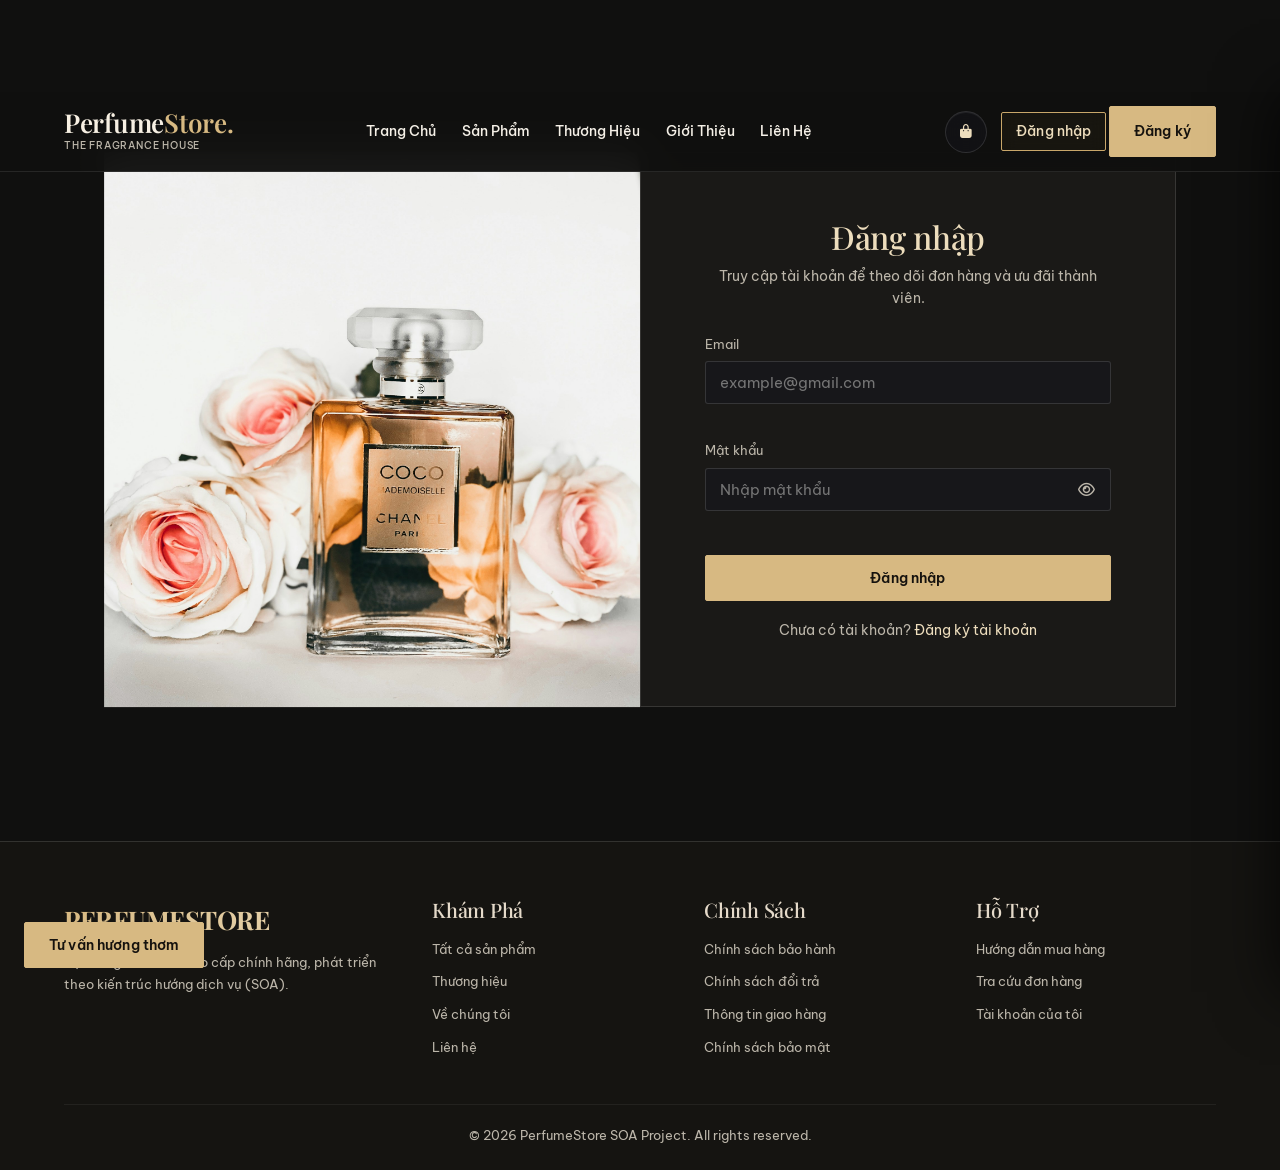
<file: client/pages/admin.html>
<!DOCTYPE html>
<html lang="vi">
<head>
    <meta charset="UTF-8">
    <meta name="viewport" content="width=device-width, initial-scale=1.0">
    <title>Quản Trị - PerfumeStore Admin</title>
    <link rel="preconnect" href="https://fonts.googleapis.com">
    <link rel="preconnect" href="https://fonts.gstatic.com" crossorigin>
    <link href="https://fonts.googleapis.com/css2?family=Be+Vietnam+Pro:wght@400;500;600;700&family=Playfair+Display:wght@500;600&display=swap" rel="stylesheet">
    <link rel="stylesheet" href="https://cdnjs.cloudflare.com/ajax/libs/font-awesome/6.5.0/css/all.min.css">
    <link rel="stylesheet" href="../css/style.css">
    <link rel="stylesheet" href="../css/admin.css">
    <link rel="stylesheet" href="../css/luxury-v2.css">
<link rel="stylesheet" href="../css/maison-admin.css">
<link rel="stylesheet" href="../css/signature-admin.css">
</head>
<body class="maison-admin">
    <div class="admin-layout">
        <!-- Sidebar Admin -->
        <aside class="admin-sidebar">
            <div class="admin-brand">Maison<span>.</span><small>Quản trị hệ thống</small></div>
            <button id="sig-admin-menu" type="button" aria-expanded="true" aria-label="Thu gọn menu">☰</button><nav class="admin-nav"><div class="sig-nav-label">Danh mục quản trị</div>
                <button class="admin-nav-btn active" onclick="adminApp.switchTab('tab-dashboard', this)">
                    <i class="fa-solid fa-chart-line"></i> Dashboard
                </button>
                <button class="admin-nav-btn" onclick="adminApp.switchTab('tab-products', this)">
                    <i class="fa-solid fa-spray-can-sparkles"></i> Sản phẩm
                </button>
                <button class="admin-nav-btn" onclick="adminApp.switchTab('tab-brands', this)">
                    <i class="fa-solid fa-crown"></i> Thương hiệu
                </button>
                <button class="admin-nav-btn" onclick="adminApp.switchTab('tab-categories', this)">
                    <i class="fa-solid fa-tags"></i> Danh mục
                </button>
                <button class="admin-nav-btn" onclick="adminApp.switchTab('tab-orders', this)">
                    <i class="fa-solid fa-receipt"></i> Đơn hàng
                </button>
                <button class="admin-nav-btn" onclick="adminApp.switchTab('tab-users', this)">
                    <i class="fa-solid fa-users"></i> Khách hàng
                </button>
                <button class="admin-nav-btn" onclick="adminApp.switchTab('tab-reports', this)">
                    <i class="fa-solid fa-chart-pie"></i> Báo cáo chi tiết
                </button>
                <a href="index.html" class="admin-nav-btn">
                    <i class="fa-solid fa-store"></i> Về trang bán hàng
                </a>
                <button class="admin-nav-btn" onclick="adminApp.logout()">
                    <i class="fa-solid fa-right-from-bracket"></i> Đăng xuất
                </button>
            </nav>
        </aside>

        <!-- Nội dung chính -->
        <main class="admin-main">
            <div class="admin-topbar">
                <div><span class="admin-eyebrow">PerfumeStore · Quản trị</span><h1 id="admin-page-title">Tổng Quan Hệ Thống</h1></div>
                <div class="sig-admin-tools"><button id="sig-theme" type="button" aria-pressed="false">◐ Giao diện sáng</button><span id="admin-user-badge"></span></div>
            </div>

            <!-- TAB 1: DASHBOARD -->
            <section id="tab-dashboard" class="admin-tab active">
                <div class="sig-admin-welcome"><div><small>Tổng quan vận hành</small><h2>Điều hành cửa hàng.</h2><p>Theo dõi hiệu quả kinh doanh và tình trạng đơn hàng theo thời gian thực.</p></div><button type="button" id="sig-refresh" class="btn-gold">↻ Làm mới dữ liệu</button></div>
                <div class="kpi-grid">
                    <div class="kpi-card"><i class="fa-solid fa-wallet"></i><span>Giá trị đơn hoàn tất</span><h3 id="kpi-revenue">—</h3><small>Đơn hàng đã giao</small></div>
                    <div class="kpi-card"><i class="fa-solid fa-bag-shopping"></i><span>Tổng đơn hàng</span><h3 id="kpi-orders">—</h3><small>Tất cả trạng thái</small></div>
                    <div class="kpi-card"><i class="fa-solid fa-users"></i><span>Khách hàng</span><h3 id="kpi-users">—</h3><small>Tài khoản hệ thống</small></div>
                    <div class="kpi-card"><i class="fa-solid fa-spray-can"></i><span>Sản phẩm</span><h3 id="kpi-products">—</h3><small>Danh mục hiện tại</small></div>
                </div>
                <div class="charts-grid"><div class="chart-card"><small>01 · Cơ cấu doanh thu</small><h3>Doanh thu theo thương hiệu</h3><canvas id="chart-brand-revenue" width="520" height="240"></canvas></div><div class="chart-card"><small>02 · Xử lý đơn hàng</small><h3>Trạng thái đơn hàng</h3><canvas id="chart-order-status" width="260" height="200"></canvas><div id="chart-status-legend" class="chart-legend"></div></div></div>
                <div class="sig-admin-bottom"><div class="chart-card"><small>03 · Bán chạy nhất</small><h3>Sản phẩm bán chạy</h3><div id="sig-best-list" aria-live="polite">Đang tải…</div></div><div class="chart-card"><small>04 · Theo dõi tồn kho</small><h3>Cảnh báo tồn kho</h3><div id="sig-stock-list" aria-live="polite">Đang tải…</div><button type="button" class="btn-outline" onclick="document.querySelector('[onclick*=tab-products]').click()">Quản lý sản phẩm →</button></div></div>
                <p id="sig-admin-status" role="status"></p>
            </section>

            <!-- TAB 2: QUẢN LÝ SẢN PHẨM -->
            <section id="tab-products" class="admin-tab">
                <div class="admin-toolbar">
                    <div style="display: flex; align-items: center; gap: 14px; flex-wrap: wrap;">
                        <h3>Danh sách nước hoa</h3>
                        <input type="text" id="admin-prod-search" placeholder="Tìm tên hoặc mã SP..." style="width: 240px;" oninput="adminApp.productManager.onSearch(this.value)">
                    </div>
                    <button class="btn-gold btn-sm" onclick="adminApp.productManager.openAddModal()">
                        <i class="fa-solid fa-plus"></i> Thêm sản phẩm
                    </button>
                </div>
                <table class="data-table">
                    <thead>
                        <tr>
                            <th>ID</th>
                            <th>Mã SP</th>
                            <th>Tên sản phẩm</th>
                            <th>Thương hiệu</th>
                            <th>Dung tích (Tồn)</th>
                            <th>Giảm giá</th>
                            <th>Thao tác</th>
                        </tr>
                    </thead>
                    <tbody id="admin-products-tbody"></tbody>
                </table>
                <div id="admin-products-pagination" class="pagination"></div>
            </section>

            <!-- TAB 3: QUẢN LÝ ĐƠN HÀNG -->
            <section id="tab-orders" class="admin-tab">
                <div class="admin-toolbar">
                    <h3>Danh sách đơn hàng</h3>
                    <select style="width: 220px;" onchange="adminApp.orderManager.loadOrders(this.value)">
                        <option value="">Tất cả trạng thái</option>
                        <option value="Chờ xác nhận">Chờ xác nhận</option>
                        <option value="Đã xác nhận">Đã xác nhận</option>
                        <option value="Đang giao">Đang giao</option>
                        <option value="Giao thành công">Giao thành công</option>
                        <option value="Đã hủy">Đã hủy</option>
                    </select>
                </div>
                <table class="data-table">
                    <thead>
                        <tr>
                            <th>Mã đơn</th>
                            <th>Khách hàng</th>
                            <th>Ngày đặt</th>
                            <th>Thanh toán</th>
                            <th>Tổng tiền</th>
                            <th>Trạng thái</th>
                            <th>Chi tiết</th>
                        </tr>
                    </thead>
                    <tbody id="admin-orders-tbody"></tbody>
                </table>
            </section>

            <!-- TAB 4: BÁO CÁO CHI TIẾT -->
            <section id="tab-reports" class="admin-tab">
                <div class="report-grid">
                    <div class="chart-card">
                        <h3>Top 5 sản phẩm bán chạy</h3>
                        <table class="data-table">
                            <thead><tr><th>Sản phẩm</th><th>Đã bán</th><th>Doanh thu</th></tr></thead>
                            <tbody id="report-top-products-tbody"></tbody>
                        </table>
                    </div>
                    <div class="chart-card">
                        <h3>Doanh thu theo thương hiệu</h3>
                        <table class="data-table">
                            <thead><tr><th>Thương hiệu</th><th>Số chai</th><th>Doanh thu</th></tr></thead>
                            <tbody id="report-brand-tbody"></tbody>
                        </table>
                    </div>
                </div>
                <div class="chart-card" style="margin-top: 24px;">
                    <h3>Cảnh báo sắp hết hàng (Tồn kho &lt; 10)</h3>
                    <table class="data-table">
                        <thead><tr><th>Mã SP</th><th>Sản phẩm</th><th>Dung tích</th><th>Tồn kho</th></tr></thead>
                        <tbody id="report-low-stock-tbody"></tbody>
                    </table>
                </div>
            </section>

            <!-- TAB 5: QUẢN LÝ THƯƠNG HIỆU -->
            <section id="tab-brands" class="admin-tab">
                <div class="admin-toolbar">
                    <h3>Danh sách thương hiệu</h3>
                    <button class="btn-gold btn-sm" onclick="adminApp.catalogManager.openModal('brand')">
                        <i class="fa-solid fa-plus"></i> Thêm thương hiệu
                    </button>
                </div>
                <table class="data-table">
                    <thead><tr><th>ID</th><th>Tên thương hiệu</th><th>Slug</th><th>Số sản phẩm</th><th>Thao tác</th></tr></thead>
                    <tbody id="admin-brands-tbody"></tbody>
                </table>
            </section>

            <!-- TAB 6: QUẢN LÝ DANH MỤC -->
            <section id="tab-categories" class="admin-tab">
                <div class="admin-toolbar">
                    <h3>Danh sách phân loại</h3>
                    <button class="btn-gold btn-sm" onclick="adminApp.catalogManager.openModal('category')">
                        <i class="fa-solid fa-plus"></i> Thêm danh mục
                    </button>
                </div>
                <table class="data-table">
                    <thead><tr><th>ID</th><th>Tên danh mục</th><th>Slug</th><th>Số sản phẩm</th><th>Thao tác</th></tr></thead>
                    <tbody id="admin-categories-tbody"></tbody>
                </table>
            </section>

            <!-- TAB 7: QUẢN LÝ KHÁCH HÀNG -->
            <section id="tab-users" class="admin-tab">
                <div class="admin-toolbar">
                    <h3>Tài khoản người dùng</h3>
                </div>
                <table class="data-table">
                    <thead><tr><th>ID</th><th>Họ tên</th><th>Email</th><th>Số điện thoại</th><th>Vai trò</th><th>Ngày tạo</th></tr></thead>
                    <tbody id="admin-users-tbody"></tbody>
                </table>
            </section>
        </main>
    </div>

    <!-- MODAL CHI TIẾT ĐƠN HÀNG -->
    <div id="admin-order-modal" class="modal">
        <div class="modal-content" style="max-width: 620px; max-height: 90vh; overflow-y: auto;">
            <div class="modal-header">
                <h3 id="order-modal-title">Chi tiết đơn hàng</h3>
                <button class="modal-close" onclick="adminApp.orderManager.closeModal()">&times;</button>
            </div>
            <div id="admin-order-detail-body"></div>
        </div>
    </div>

    <!-- MODAL THÊM / SỬA THƯƠNG HIỆU & DANH MỤC -->
    <div id="admin-catalog-modal" class="modal">
        <div class="modal-content" style="max-width: 480px;">
            <div class="modal-header">
                <h3 id="catalog-modal-title">Thêm mới</h3>
                <button class="modal-close" onclick="adminApp.catalogManager.closeModal()">&times;</button>
            </div>
            <form id="admin-catalog-form" onsubmit="adminApp.catalogManager.save(event)">
                <div class="form-group"><label>Tên hiển thị</label><input type="text" id="catalog-name" required></div>
                <div class="form-group"><label>Slug (để trống sẽ tự tạo)</label><input type="text" id="catalog-slug"></div>
                <div class="form-group" id="catalog-logo-group"><label>Đường dẫn ảnh logo</label><input type="text" id="catalog-logo" placeholder="pic/diorthuonghieu.jpg"></div>
                <div class="form-group"><label>Mô tả</label><textarea id="catalog-desc" rows="2"></textarea></div>
                <button type="submit" class="btn-gold" style="width: 100%;">Lưu thay đổi</button>
            </form>
        </div>
    </div>

    <!-- MODAL THÊM / SỬA SẢN PHẨM -->
    <div id="admin-product-modal" class="modal">
        <div class="modal-content" style="max-width: 620px; max-height: 90vh; overflow-y: auto;">
            <div class="modal-header">
                <h3 id="product-modal-title">Thêm sản phẩm mới</h3>
                <button class="modal-close" onclick="adminApp.productManager.closeModal()">&times;</button>
            </div>
            <form id="admin-product-form" onsubmit="adminApp.productManager.saveProduct(event)">
                <div style="display: grid; grid-template-columns: 1fr 1fr; gap: 12px;">
                    <div class="form-group"><label>Mã SP</label><input type="text" id="admin-prod-code" placeholder="VD: DIOR-01"></div>
                    <div class="form-group"><label>Tên nước hoa</label><input type="text" id="admin-prod-name" required></div>
                    <div class="form-group"><label>Thương hiệu</label><select id="admin-prod-brand"></select></div>
                    <div class="form-group"><label>Phân loại</label><select id="admin-prod-type"></select></div>
                </div>
                <div style="display: grid; grid-template-columns: 1fr 2fr; gap: 12px; align-items: start;">
                    <div class="form-group"><label>Giảm giá (%)</label><input type="number" id="admin-prod-discount" min="0" max="99" value="0"></div>
                    <div class="form-group">
                        <label>Hình ảnh sản phẩm (Choose File)</label>
                        <input type="file" id="admin-prod-file" accept="image/*" onchange="adminApp.productManager.handleFileSelect(event)" style="padding: 8px;">
                        <input type="hidden" id="admin-prod-image">
                        <div style="margin-top: 8px; display: flex; align-items: center; gap: 10px;">
                            <img id="admin-prod-preview" src="" alt="Preview" style="width: 56px; height: 64px; object-fit: cover; border-radius: 6px; border: 1px solid var(--border); display: none;">
                            <small id="admin-prod-img-label" style="color: var(--text-muted); font-size: 12px;"></small>
                        </div>
                    </div>
                </div>
                <div class="form-group gallery-admin"><label>Thư viện ảnh bổ sung (tối đa 5 ảnh cả ảnh chính)</label>
                    <input type="file" id="gallery-files" multiple accept="image/jpeg,image/png,image/webp,image/gif">
                    <div id="gallery-admin-list" class="gallery-admin-list"></div><small>Ảnh đầu tiên ở mục ảnh chính. Dùng nút mũi tên để đổi thứ tự ảnh bổ sung.</small></div>
                <div class="form-group"><label>Mô tả ngắn</label><textarea id="admin-prod-desc" rows="2"></textarea></div>
                <div style="display: flex; gap: 20px; margin-bottom: 16px;">
                    <label style="display: flex; align-items: center; gap: 6px;"><input type="checkbox" id="admin-prod-new" style="width:auto;"> Sản phẩm mới</label>
                    <label style="display: flex; align-items: center; gap: 6px;"><input type="checkbox" id="admin-prod-featured" style="width:auto;"> Nổi bật</label>
                </div>
                <div class="form-group">
                    <div style="display: flex; justify-content: space-between; align-items: center; margin-bottom: 8px;">
                        <label style="margin:0;">Dung tích (ml) • Giá • Tồn kho</label>
                        <button type="button" class="btn-outline btn-sm" onclick="adminApp.productManager.addSizeRow()">+ Thêm size</button>
                    </div>
                    <div id="admin-sizes-list"></div>
                </div>
                <button type="submit" class="btn-gold" style="width: 100%;">Lưu Sản Phẩm</button>
            </form>
        </div>
    </div>

    <div id="toast-container"></div>

    <!-- Scripts -->
    <script src="../js/components/gallery.js"></script>
    <script src="../js/services/api.service.js"></script>
    <script src="../js/services/auth.service.js"></script>
    <script src="../js/services/product.service.js"></script>
    <script src="../js/services/brand.service.js"></script>
    <script src="../js/services/category.service.js"></script>
    <script src="../js/services/order.service.js"></script>
    <script src="../js/services/user.service.js"></script>
    <script src="../js/services/report.service.js"></script>
    <script src="../js/components/toast.js"></script>
    <script src="../js/admin/dashboard.js"></script>
    <script src="../js/admin/product-manager.js"></script>
    <script src="../js/admin/order-manager.js"></script>
    <script src="../js/admin/catalog-manager.js"></script>
    <script src="../js/admin/report.js"></script>

    <script>
        // Khởi tạo ứng dụng Admin
        const adminApp = {
            authService: new AuthService(),
            dashboardPage: new DashboardPage(),
            productManager: new ProductManager(),
            orderManager: new OrderManager(),
            catalogManager: new CatalogManager(),
            reportPage: new ReportPage(),
            dashboardData: null,

            async init() {
                if (!this.authService.isAdmin()) {
                    toast.error('Bạn không có quyền truy cập trang Quản trị. Vui lòng đăng nhập bằng tài khoản Admin.');
                    setTimeout(() => { window.location.href = 'index.html#trang-dang-nhap'; }, 1000);
                    return;
                }
                try {
                    const verifiedUser = await this.authService.getMe();
                    if (!verifiedUser || verifiedUser.role !== 'admin') {
                        await this.authService.logout();
                        toast.error('Bạn không có quyền thực hiện thao tác này.');
                        setTimeout(() => { window.location.href = 'index.html#trang-dang-nhap'; }, 1000);
                        return;
                    }
                    document.getElementById('admin-user-badge').textContent = `Xin chào, ${verifiedUser.fullName} (Admin)`;
                    this.dashboardData = await this.dashboardPage.init();
                    window.renderSignatureDashboard?.(this.dashboardData);
                } catch (err) {
                    this.authService.clearLocalSession();
                    toast.error('Phiên đăng nhập đã hết hạn. Vui lòng đăng nhập lại.');
                    setTimeout(() => { window.location.href = 'index.html#trang-dang-nhap'; }, 1000);
                }
            },

            async switchTab(tabId, btn) {
                document.querySelectorAll('.admin-tab').forEach(t => t.classList.remove('active'));
                document.querySelectorAll('.admin-nav-btn').forEach(b => b.classList.remove('active'));
                document.getElementById(tabId)?.classList.add('active');
                if (btn) btn.classList.add('active');

                const titles = {
                    'tab-dashboard': 'Tổng Quan Hệ Thống',
                    'tab-products': 'Quản Lý Sản Phẩm',
                    'tab-brands': 'Quản Lý Thương Hiệu',
                    'tab-categories': 'Quản Lý Danh Mục',
                    'tab-orders': 'Quản Lý Đơn Hàng',
                    'tab-users': 'Quản Lý Khách Hàng',
                    'tab-reports': 'Báo Cáo Chi Tiết'
                };
                document.getElementById('admin-page-title').textContent = titles[tabId] || 'Quản Trị';

                if (tabId === 'tab-dashboard') { this.dashboardData = await this.dashboardPage.init(); window.renderSignatureDashboard?.(this.dashboardData); }
                else if (tabId === 'tab-products') await this.productManager.init();
                else if (tabId === 'tab-brands') await this.catalogManager.loadBrands();
                else if (tabId === 'tab-categories') await this.catalogManager.loadCategories();
                else if (tabId === 'tab-orders') await this.orderManager.init();
                else if (tabId === 'tab-users') await this.catalogManager.loadUsers();
                else if (tabId === 'tab-reports') await this.reportPage.init(this.dashboardData);
            },

            async logout() {
                await this.authService.logout();
                window.location.href = 'index.html#trang-dang-nhap';
            }
        };

        document.addEventListener('DOMContentLoaded', () => adminApp.init());
    </script>
<script src="../js/admin/signature-admin.js"></script>
</body>
</html>
</file>
<file: client/css/style.css>
/* =========================================================
   PerfumeStore - Editorial Design Tokens & Base Styles
   Palette: Deep Velvet (#09090B), Ivory (#F5F0E6), Champagne Gold (#D4AF37)
   ========================================================= */

:root {
    --bg: #09090B;
    --surface: rgba(20, 20, 24, 0.78);
    --surface-solid: #141418;
    --surface2: rgba(28, 28, 34, 0.76);
    --surface3: #222228;
    --glass: rgba(20, 20, 24, 0.74);
    --glass-strong: rgba(14, 14, 18, 0.92);
    --gold: #D4AF37;
    --gold-light: #F3E5AB;
    --gold-dark: #9B7B22;
    --text: #F7F3EE;
    --text-muted: #A49E95;
    --border: rgba(212, 175, 55, 0.25);
    --border-bright: rgba(212, 175, 55, 0.65);
    --inner-light: inset 0 1px 0 rgba(255, 255, 255, 0.06);
    --danger: #e05252;
    --success: #34c77b;
    --warning: #f59e0b;
    --info: #3b82f6;
    --radius: 12px;
    --transition: 0.35s cubic-bezier(0.25, 0.8, 0.25, 1);
    --spring: 0.42s cubic-bezier(0.34, 1.56, 0.64, 1);

    /* Hệ thống Typography chuẩn hóa tiếng Việt (tối đa 2 font chính) */
    --font-display: 'Playfair Display', Georgia, serif;
    --font-sans: 'Be Vietnam Pro', -apple-system, BlinkMacSystemFont, 'Segoe UI', sans-serif;
    --font-heading: var(--font-display);
    --font-body: var(--font-sans);

    --text-hero: clamp(44px, 5.2vw, 72px);
    --text-section: clamp(28px, 3.2vw, 40px);
    --text-sub: clamp(20px, 2.2vw, 26px);
    --text-product: clamp(16px, 1.25vw, 18px);
    --text-price: clamp(16px, 1.4vw, 19px);
    --text-body: 15px;
    --text-nav: 14px;
    --text-btn: 14px;
    --text-caption: 12.5px;

    --lh-heading: 1.22;
    --lh-body: 1.65;
    --ls-heading: -0.012em;
    --ls-normal: normal;
}

* {
    margin: 0;
    padding: 0;
    box-sizing: border-box;
}

html {
    scroll-behavior: smooth;
}

body {
    background-color: var(--bg);
    background-image:
        radial-gradient(circle at 15% 10%, rgba(212, 175, 55, 0.05), transparent 35%),
        radial-gradient(circle at 85% 80%, rgba(212, 175, 55, 0.04), transparent 40%);
    color: var(--text);
    font-family: var(--font-body);
    font-size: 15px;
    line-height: 1.65;
    overflow-x: hidden;
    -webkit-font-smoothing: antialiased;
}

/* Custom Scrollbar */
::-webkit-scrollbar {
    width: 8px;
}
::-webkit-scrollbar-track {
    background: var(--bg);
}
::-webkit-scrollbar-thumb {
    background: linear-gradient(180deg, var(--gold-dark), var(--gold));
    border-radius: 4px;
}

a {
    color: inherit;
    text-decoration: none;
}

img {
    max-width: 100%;
    display: block;
}

h1, h2, h3, h4 {
    font-family: var(--font-heading);
    font-weight: 500;
    line-height: var(--lh-heading);
    letter-spacing: var(--ls-heading);
}

.container {
    width: 100%;
    max-width: 1280px;
    margin: 0 auto;
    padding: 0 24px;
}

.gold-text {
    color: var(--gold-light);
}

/* ======================== BUTTONS & MICRO-INTERACTIONS ======================== */
.btn-gold {
    position: relative;
    overflow: hidden;
    display: inline-flex;
    align-items: center;
    justify-content: center;
    gap: 8px;
    padding: 12px 24px;
    background: linear-gradient(135deg, var(--gold) 0%, var(--gold-light) 50%, var(--gold) 100%);
    background-size: 200% auto;
    color: #0A0A0A;
    font-family: var(--font-body);
    font-weight: 600;
    font-size: var(--text-btn);
    letter-spacing: 0.01em;
    text-transform: none;
    border: 1px solid rgba(255, 255, 255, 0.2);
    border-radius: 6px;
    cursor: pointer;
    transition: transform var(--spring), box-shadow 0.35s ease, background-position 0.45s ease;
    box-shadow: 0 6px 20px rgba(212, 175, 55, 0.16);
}
.btn-gold::after {
    content: '';
    position: absolute;
    top: 0;
    left: -120%;
    width: 60%;
    height: 100%;
    background: linear-gradient(90deg, transparent, rgba(255, 255, 255, 0.45), transparent);
    transform: skewX(-20deg);
    transition: left 0.6s ease;
}
.btn-gold:hover {
    background-position: right center;
    box-shadow: 0 10px 28px rgba(212, 175, 55, 0.38);
    transform: translateY(-2px) scale(1.03);
}
.btn-gold:hover::after {
    left: 140%;
}
.btn-gold:active {
    transform: translateY(0) scale(0.96);
}

.btn-outline {
    display: inline-flex;
    align-items: center;
    justify-content: center;
    gap: 8px;
    padding: 11px 22px;
    background: rgba(212, 175, 55, 0.04);
    backdrop-filter: blur(8px);
    color: var(--gold-light);
    font-family: var(--font-body);
    font-weight: 500;
    font-size: var(--text-btn);
    letter-spacing: 0.01em;
    border: 1px solid var(--border-bright);
    border-radius: 6px;
    cursor: pointer;
    transition: transform var(--spring), background 0.3s ease, box-shadow 0.3s ease;
}
.btn-outline:hover {
    background: rgba(212, 175, 55, 0.14);
    box-shadow: 0 0 20px rgba(212, 175, 55, 0.22);
    transform: translateY(-2px);
}
.btn-outline:active {
    transform: scale(0.96);
}

.btn-danger {
    padding: 8px 16px;
    background: rgba(224, 82, 82, 0.15);
    color: var(--danger);
    border: 1px solid rgba(224, 82, 82, 0.4);
    border-radius: 6px;
    cursor: pointer;
    transition: var(--transition);
}
.btn-danger:hover {
    background: var(--danger);
    color: #fff;
}

.btn-sm {
    padding: 7px 14px;
    font-size: 12px;
}

/* ======================== GLASSMORPHISM NAVBAR ======================== */
.navbar {
    position: fixed;
    top: 0;
    left: 0;
    width: 100%;
    z-index: 1000;
    padding: 16px 0;
    background: rgba(10, 10, 10, 0.55);
    backdrop-filter: blur(18px) saturate(140%);
    -webkit-backdrop-filter: blur(18px) saturate(140%);
    border-bottom: 1px solid rgba(212, 175, 55, 0.14);
    transition: var(--transition);
}
.navbar.scrolled {
    padding: 11px 0;
    background: rgba(10, 10, 10, 0.86);
    border-bottom-color: var(--border);
    box-shadow: 0 10px 36px rgba(0, 0, 0, 0.65);
}

.nav-container {
    max-width: 1280px;
    margin: 0 auto;
    padding: 0 24px;
    display: flex;
    align-items: center;
    justify-content: space-between;
    gap: 20px;
}

.logo {
    font-family: var(--font-heading);
    font-size: 28px;
    font-weight: 700;
    letter-spacing: 0.1em;
    background: linear-gradient(90deg, var(--gold), var(--gold-light), var(--gold));
    background-size: 200% auto;
    -webkit-background-clip: text;
    -webkit-text-fill-color: transparent;
    animation: shimmer 6s linear infinite;
}

.nav-links {
    list-style: none;
    display: flex;
    align-items: center;
    gap: 28px;
}

.nav-links a {
    position: relative;
    font-family: var(--font-body);
    font-size: var(--text-nav);
    font-weight: 500;
    text-transform: none;
    letter-spacing: normal;
    color: var(--text);
    transition: color 0.3s;
}
.nav-links a::after {
    content: '';
    position: absolute;
    left: 0;
    bottom: -5px;
    width: 0;
    height: 1.5px;
    background: linear-gradient(90deg, var(--gold), var(--gold-light));
    transition: width 0.3s ease;
}
.nav-links a:hover {
    color: var(--gold-light);
}
.nav-links a:hover::after {
    width: 100%;
}

.nav-actions {
    display: flex;
    align-items: center;
    gap: 14px;
}

.cart-btn {
    position: relative;
    background: var(--glass);
    backdrop-filter: blur(10px);
    border: 1px solid var(--border);
    box-shadow: var(--inner-light);
    color: var(--gold-light);
    width: 42px;
    height: 42px;
    border-radius: 50%;
    display: flex;
    align-items: center;
    justify-content: center;
    cursor: pointer;
    transition: transform var(--spring), border-color 0.3s;
}
.cart-btn:hover {
    border-color: var(--gold);
    transform: scale(1.08);
}

#cart-badge {
    position: absolute;
    top: -4px;
    right: -4px;
    min-width: 19px;
    height: 19px;
    padding: 0 5px;
    border-radius: 50%;
    background: linear-gradient(135deg, var(--gold), var(--gold-light));
    color: #0A0A0A;
    font-size: 11px;
    font-weight: 700;
    display: none;
    align-items: center;
    justify-content: center;
}

.user-dropdown {
    position: relative;
}
.user-trigger {
    display: flex;
    align-items: center;
    gap: 8px;
    background: var(--glass);
    backdrop-filter: blur(10px);
    border: 1px solid var(--border);
    box-shadow: var(--inner-light);
    color: var(--text);
    padding: 8px 14px;
    border-radius: 24px;
    cursor: pointer;
    font-size: 13px;
    transition: border-color 0.3s;
}
.user-trigger:hover {
    border-color: var(--gold);
}
.user-dropdown-menu {
    position: absolute;
    right: 0;
    top: calc(100% + 8px);
    min-width: 210px;
    background: var(--glass-strong);
    backdrop-filter: blur(18px);
    border: 1px solid var(--border);
    border-radius: var(--radius);
    padding: 8px;
    display: none;
    flex-direction: column;
    box-shadow: 0 18px 44px rgba(0, 0, 0, 0.75);
}
.user-dropdown:hover .user-dropdown-menu {
    display: flex;
}
.user-dropdown-menu a,
.user-dropdown-menu button {
    display: flex;
    align-items: center;
    gap: 10px;
    padding: 10px 12px;
    background: none;
    border: none;
    color: var(--text);
    font-size: 13px;
    text-align: left;
    border-radius: 6px;
    cursor: pointer;
    transition: background 0.2s, color 0.2s;
}
.user-dropdown-menu a:hover,
.user-dropdown-menu button:hover {
    background: rgba(212, 175, 55, 0.14);
    color: var(--gold-light);
}

.mobile-menu-btn {
    display: none;
    background: none;
    border: none;
    color: var(--gold);
    font-size: 22px;
    cursor: pointer;
}

/* ======================== SPA SECTIONS ======================== */
#main-content {
    padding-top: 76px;
    min-height: 80vh;
}

.page-section {
    display: none;
    animation: fadeInUp 0.45s ease;
}
.page-section.active {
    display: block;
}

/* ======================== EDITORIAL HERO 2 CỘT ======================== */
.glass-card {
    background: var(--surface);
    backdrop-filter: blur(12px);
    -webkit-backdrop-filter: blur(12px);
    border: 1px solid var(--border);
    box-shadow: 0 24px 60px rgba(0, 0, 0, 0.55), var(--inner-light);
    border-radius: var(--radius);
}

.hero-editorial {
    position: relative;
    min-height: 86vh;
    display: flex;
    align-items: center;
    padding: 56px 0 72px;
    background:
        radial-gradient(circle at 72% 45%, rgba(212, 175, 55, 0.14), transparent 52%),
        radial-gradient(circle at 12% 20%, rgba(212, 175, 55, 0.06), transparent 40%),
        var(--bg);
    overflow: hidden;
}

.hero-editorial-grid {
    display: grid;
    grid-template-columns: 1.15fr 0.85fr;
    align-items: center;
    gap: 56px;
}

.hero-editorial-left .hero-title {
    font-size: clamp(42px, 5.2vw, 68px);
    line-height: 1.08;
    margin-bottom: 20px;
}

.hero-editorial-right {
    position: relative;
    display: flex;
    justify-content: center;
    align-items: center;
}

.hero-glow {
    position: absolute;
    width: 380px;
    height: 380px;
    border-radius: 50%;
    background: radial-gradient(circle, rgba(212, 175, 55, 0.34) 0%, rgba(212, 175, 55, 0.08) 48%, transparent 72%);
    filter: blur(36px);
    animation: heroGlowPulse 5s ease-in-out infinite;
    pointer-events: none;
}

.hero-visual-card {
    position: relative;
    width: 100%;
    max-width: 430px;
    border-radius: 22px;
    overflow: hidden;
    background: var(--surface);
    backdrop-filter: blur(12px);
    border: 1px solid var(--border);
    box-shadow: 0 30px 70px rgba(0, 0, 0, 0.78), 0 0 32px rgba(212, 175, 55, 0.15);
    animation: heroFloat 6s ease-in-out infinite;
    will-change: transform;
}

.hero-visual-card img {
    width: 100%;
    aspect-ratio: 4 / 5;
    object-fit: cover;
}

.hero-visual-caption {
    position: absolute;
    left: 16px;
    right: 16px;
    bottom: 16px;
    padding: 12px 16px;
    background: rgba(9, 9, 11, 0.72);
    backdrop-filter: blur(12px);
    border: 1px solid var(--border);
    border-radius: 10px;
    display: flex;
    justify-content: space-between;
    align-items: center;
}
.hero-visual-caption span {
    font-family: var(--font-heading);
    font-size: 20px;
    color: var(--gold-light);
}
.hero-visual-caption small {
    font-size: 11px;
    letter-spacing: 0.14em;
    text-transform: uppercase;
    color: var(--text-muted);
}

@keyframes heroFloat {
    0%, 100% { transform: translateY(0); }
    50% { transform: translateY(-10px); }
}
@keyframes heroGlowPulse {
    0%, 100% { opacity: 0.7; transform: scale(0.95); }
    50% { opacity: 1; transform: scale(1.06); }
}

/* ======================== BRAND HERITAGE (2 CỘT) ======================== */
.heritage-grid {
    display: grid;
    grid-template-columns: 0.95fr 1.05fr;
    gap: 36px;
    align-items: stretch;
}
.heritage-media {
    border-radius: var(--radius);
    overflow: hidden;
    border: 1px solid var(--border);
    box-shadow: 0 24px 60px rgba(0, 0, 0, 0.6);
}
.heritage-media img {
    width: 100%;
    height: 100%;
    min-height: 380px;
    object-fit: cover;
    transition: transform 0.7s ease;
}
.heritage-media:hover img {
    transform: scale(1.04);
}
.heritage-content {
    padding: 40px;
    display: flex;
    flex-direction: column;
    justify-content: center;
    align-items: flex-start;
}
.heritage-content h2 {
    font-size: clamp(28px, 3.2vw, 40px);
    line-height: 1.18;
    margin-bottom: 16px;
}
.heritage-content p {
    color: var(--text-muted);
    margin-bottom: 26px;
}
.heritage-pillars {
    display: grid;
    grid-template-columns: repeat(3, 1fr);
    gap: 16px;
    width: 100%;
    padding: 18px 0;
    margin-bottom: 24px;
    border-top: 1px solid var(--border);
    border-bottom: 1px solid var(--border);
}
.heritage-pillars strong {
    display: block;
    font-family: var(--font-heading);
    font-size: 28px;
    color: var(--gold-light);
}
.heritage-pillars span {
    font-size: 12px;
    color: var(--text-muted);
}

/* ======================== HOME COLLECTION FILTER TABS ======================== */
.home-filter-tabs {
    display: flex;
    justify-content: center;
    flex-wrap: wrap;
    gap: 10px;
    margin-top: 22px;
}
.home-tab-btn {
    padding: 8px 20px;
    background: var(--surface);
    backdrop-filter: blur(10px);
    border: 1px solid var(--border);
    border-radius: 999px;
    color: var(--text-muted);
    font-size: 13px;
    cursor: pointer;
    transition: transform var(--spring), border-color 0.25s, color 0.25s, background 0.25s;
}
.home-tab-btn:hover,
.home-tab-btn.active {
    background: rgba(212, 175, 55, 0.16);
    border-color: var(--gold);
    color: var(--gold-light);
    transform: translateY(-2px);
}

/* ======================== CONCIERGE & CONTACT ======================== */
.concierge-grid {
    display: grid;
    grid-template-columns: 0.9fr 1.1fr;
    overflow: hidden;
}
.concierge-media {
    position: relative;
    min-height: 440px;
}
.concierge-media img {
    width: 100%;
    height: 100%;
    object-fit: cover;
}
.concierge-media-overlay {
    position: absolute;
    inset: auto 0 0 0;
    padding: 28px;
    background: linear-gradient(to top, rgba(9, 9, 11, 0.92), transparent);
}
.concierge-media-overlay span {
    font-family: var(--font-heading);
    font-size: 24px;
    color: var(--gold-light);
    display: block;
    margin-bottom: 4px;
}
.concierge-media-overlay p {
    font-size: 13px;
    color: var(--text-muted);
}
.concierge-form {
    padding: 40px;
}
.concierge-form h2 {
    font-size: 34px;
    margin-bottom: 8px;
}
.concierge-sub {
    color: var(--text-muted);
    font-size: 13.5px;
    margin-bottom: 22px;
}
.concierge-row {
    display: grid;
    grid-template-columns: 1fr 1fr;
    gap: 14px;
}

@media (max-width: 1024px) {
    .hero-editorial-grid,
    .heritage-grid,
    .concierge-grid {
        grid-template-columns: 1fr;
    }
    .concierge-row {
        grid-template-columns: 1fr;
    }
}

/* ======================== HERO BANNER SLIDER ======================== */
.hero-slider {
    position: relative;
    min-height: 86vh;
    display: flex;
    align-items: center;
    overflow: hidden;
    background: #070707;
}
.hero-slides {
    position: absolute;
    inset: -8% 0;
    will-change: transform;
}
.hero-slide {
    position: absolute;
    inset: 0;
    background-size: cover;
    background-position: center;
    opacity: 0;
    transform: scale(1.08);
    transition: opacity 1.1s ease, transform 6.5s ease;
}
.hero-slide.active {
    opacity: 1;
    transform: scale(1);
}
.hero-overlay {
    position: absolute;
    inset: 0;
    background:
        linear-gradient(90deg, rgba(8, 8, 8, 0.94) 0%, rgba(10, 10, 10, 0.72) 52%, rgba(10, 10, 10, 0.32) 100%),
        radial-gradient(circle at 75% 40%, rgba(212, 175, 55, 0.18), transparent 60%);
}
.hero-content {
    position: relative;
    z-index: 2;
    max-width: 680px;
    padding: 52px 36px;
    background: rgba(12, 12, 14, 0.42);
    backdrop-filter: blur(14px);
    -webkit-backdrop-filter: blur(14px);
    border: 1px solid rgba(212, 175, 55, 0.22);
    border-radius: 18px;
    box-shadow: 0 24px 60px rgba(0, 0, 0, 0.55), var(--inner-light);
}
.hero-tag {
    display: inline-block;
    padding: 6px 16px;
    background: rgba(212, 175, 55, 0.08);
    border: 1px solid var(--border);
    border-radius: 30px;
    color: var(--gold-light);
    font-size: 12px;
    letter-spacing: 0.18em;
    text-transform: uppercase;
    margin-bottom: 20px;
}
.hero-title {
    font-size: clamp(38px, 5vw, 62px);
    line-height: 1.12;
    margin-bottom: 18px;
    background: linear-gradient(90deg, #fff 0%, var(--gold-light) 45%, #fff 90%);
    background-size: 200% auto;
    -webkit-background-clip: text;
    -webkit-text-fill-color: transparent;
    animation: shimmer 5s linear infinite;
}
.hero-desc {
    color: var(--text-muted);
    font-size: 15.5px;
    max-width: 540px;
    margin-bottom: 30px;
}
.hero-cta {
    display: flex;
    flex-wrap: wrap;
    gap: 16px;
}
.hero-nav {
    position: absolute;
    top: 50%;
    transform: translateY(-50%);
    z-index: 3;
    width: 46px;
    height: 46px;
    border-radius: 50%;
    background: var(--glass);
    backdrop-filter: blur(10px);
    border: 1px solid var(--border);
    color: var(--gold-light);
    cursor: pointer;
    transition: transform var(--spring), background 0.3s;
}
.hero-nav:hover {
    background: var(--gold);
    color: #0A0A0A;
    transform: translateY(-50%) scale(1.08);
}
.hero-prev { left: 22px; }
.hero-next { right: 22px; }
.hero-dots {
    position: absolute;
    bottom: 24px;
    left: 50%;
    transform: translateX(-50%);
    z-index: 3;
    display: flex;
    gap: 10px;
}
.hero-dot {
    width: 10px;
    height: 10px;
    border-radius: 50%;
    border: 1px solid var(--gold);
    background: transparent;
    cursor: pointer;
    transition: var(--transition);
}
.hero-dot.active {
    width: 28px;
    border-radius: 6px;
    background: var(--gold);
}
.hero-progress {
    position: absolute;
    bottom: 0;
    left: 0;
    right: 0;
    height: 3px;
    background: rgba(255, 255, 255, 0.08);
    z-index: 3;
}
.hero-progress-bar {
    height: 100%;
    width: 0;
    background: linear-gradient(90deg, var(--gold), var(--gold-light));
    animation: heroProgress 5s linear infinite;
}
@keyframes heroProgress {
    from { width: 0; }
    to { width: 100%; }
}

/* ======================== BRAND MARQUEE ======================== */
.brand-marquee-wrap {
    overflow: hidden;
    background: rgba(14, 14, 16, 0.85);
    backdrop-filter: blur(12px);
    border-top: 1px solid var(--border);
    border-bottom: 1px solid var(--border);
    padding: 20px 0;
}
.brand-marquee-track {
    display: flex;
    gap: 24px;
    width: max-content;
    animation: marquee 28s linear infinite;
}
.brand-marquee-track:hover {
    animation-play-state: paused;
}
.brand-pill {
    display: flex;
    flex-direction: row;
    align-items: center;
    gap: 12px;
    min-width: 215px;
    padding: 10px 18px;
    background: var(--glass);
    border: 1px solid var(--border);
    box-shadow: var(--inner-light);
    border-radius: var(--radius);
    transition: transform var(--spring), border-color 0.3s;
}
.brand-pill-logo {
    width: 44px;
    height: 44px;
    border-radius: 50%;
    object-fit: cover;
    border: 1px solid var(--gold);
    flex-shrink: 0;
}
.brand-pill span {
    display: block;
    font-family: var(--font-heading);
    font-size: 19px;
    color: var(--gold-light);
    font-weight: 600;
    line-height: 1.2;
}
.brand-pill small {
    font-size: 11px;
    color: var(--text-muted);
}
.brand-pill:hover {
    border-color: var(--gold);
    transform: translateY(-4px);
}

/* ======================== SECTION HEADERS & GRIDS ======================== */
.section-block {
    padding: 76px 0;
}
.section-header {
    text-align: center;
    margin-bottom: 44px;
}
.section-header h2 {
    font-size: clamp(30px, 3.6vw, 46px);
    color: var(--text);
    margin-bottom: 10px;
}
.section-header .divider {
    width: 84px;
    height: 2px;
    background: linear-gradient(90deg, transparent, var(--gold), transparent);
    margin: 0 auto 12px;
}
.section-header p {
    color: var(--text-muted);
    font-size: 14px;
}
.product-grid {
    display: grid;
    grid-template-columns: repeat(4, 1fr);
    gap: 24px;
}

/* ======================== PRODUCT CARD (GLASSMORPHISM + GOLD GLOW) ======================== */
.product-card {
    position: relative;
    background: var(--surface);
    backdrop-filter: blur(14px);
    -webkit-backdrop-filter: blur(14px);
    border: 1px solid var(--border);
    box-shadow: 0 14px 36px rgba(0, 0, 0, 0.45), var(--inner-light);
    border-radius: var(--radius);
    overflow: hidden;
    transition: transform var(--spring), border-color 0.35s ease, box-shadow 0.35s ease;
}
.product-card:hover {
    border-color: var(--border-bright);
    transform: translateY(-6px);
    box-shadow: 0 20px 44px rgba(0, 0, 0, 0.72), 0 0 22px rgba(212, 175, 55, 0.24);
}

.product-card-img {
    position: relative;
    aspect-ratio: 3 / 4;
    overflow: hidden;
    background: #141416;
}
.product-card-img img {
    width: 100%;
    height: 100%;
    object-fit: cover;
    cursor: pointer;
    transition: transform 0.6s cubic-bezier(0.22, 1, 0.36, 1);
}
.product-card:hover .product-card-img img {
    transform: scale(1.06);
}

.product-badges {
    position: absolute;
    top: 12px;
    left: 12px;
    z-index: 2;
    display: flex;
    gap: 6px;
}
.badge {
    padding: 3px 9px;
    border-radius: 4px;
    font-size: 11px;
    font-weight: 600;
    letter-spacing: 0.04em;
}
.badge-sale { background: var(--danger); color: #fff; }
.badge-new { background: var(--gold); color: #0A0A0A; }
.badge-hot {
    background: rgba(18, 18, 20, 0.85);
    color: var(--gold-light);
    border: 1px solid var(--gold);
}

.product-overlay-actions {
    position: absolute;
    bottom: 12px;
    right: 12px;
    display: flex;
    gap: 8px;
    opacity: 0;
    transform: translateY(10px);
    transition: opacity 0.3s ease, transform var(--spring);
}
.product-card:hover .product-overlay-actions {
    opacity: 1;
    transform: translateY(0);
}

.btn-overlay {
    width: 40px;
    height: 40px;
    border-radius: 50%;
    background: rgba(12, 12, 14, 0.82);
    backdrop-filter: blur(8px);
    border: 1px solid var(--border-bright);
    color: var(--gold-light);
    cursor: pointer;
    display: flex;
    align-items: center;
    justify-content: center;
    transition: transform var(--spring), background 0.25s, color 0.25s;
}
.btn-overlay:hover {
    background: var(--gold);
    color: #0A0A0A;
    transform: scale(1.12);
}
.btn-overlay:active {
    transform: scale(0.92);
}

.product-card-body {
    padding: 18px;
}
.product-brand {
    font-size: var(--text-caption);
    font-weight: 500;
    letter-spacing: 0.04em;
    color: var(--gold);
}
.product-title {
    font-family: var(--font-sans);
    font-size: var(--text-product);
    font-weight: 600;
    line-height: 1.4;
    letter-spacing: normal;
    margin: 4px 0;
    cursor: pointer;
    display: -webkit-box;
    -webkit-line-clamp: 2;
    -webkit-box-orient: vertical;
    overflow: hidden;
    transition: color 0.25s;
}
.product-title:hover {
    color: var(--gold-light);
}
.product-type {
    font-size: var(--text-caption);
    color: var(--text-muted);
    margin-bottom: 10px;
}
.product-price-row {
    display: flex;
    align-items: baseline;
    gap: 10px;
}
.price-current {
    font-size: var(--text-price);
    font-weight: 600;
    font-variant-numeric: tabular-nums;
    color: var(--gold-light);
}
.price-old {
    font-size: 13px;
    color: var(--text-muted);
    text-decoration: line-through;
}

/* ======================== FILTERS & PAGINATION ======================== */
.filter-bar {
    display: grid;
    grid-template-columns: 1.5fr 1fr 1fr 1fr auto;
    gap: 14px;
    padding: 20px;
    background: var(--surface);
    backdrop-filter: blur(14px);
    border: 1px solid var(--border);
    box-shadow: var(--inner-light);
    border-radius: var(--radius);
    margin-bottom: 24px;
}

.form-control,
input[type="text"],
input[type="email"],
input[type="password"],
input[type="number"],
input[type="tel"],
select,
textarea {
    width: 100%;
    padding: 11px 14px;
    background: rgba(24, 24, 28, 0.85);
    border: 1px solid var(--border);
    border-radius: 8px;
    color: var(--text);
    font-family: var(--font-body);
    font-size: 14px;
    outline: none;
    transition: border-color 0.25s, box-shadow 0.25s;
}
input:focus, select:focus, textarea:focus {
    border-color: var(--gold);
    box-shadow: 0 0 0 3px rgba(212, 175, 55, 0.14);
}

.pagination {
    display: flex;
    justify-content: center;
    gap: 8px;
    margin-top: 36px;
}
.page-btn {
    width: 38px;
    height: 38px;
    border-radius: 8px;
    background: var(--surface2);
    border: 1px solid var(--border);
    color: var(--text);
    cursor: pointer;
    transition: transform var(--spring), background 0.25s;
}
.page-btn.active, .page-btn:hover {
    background: var(--gold);
    color: #0A0A0A;
    border-color: var(--gold);
    transform: translateY(-2px);
}

/* ======================== BRANDS PAGE ======================== */
.brand-grid {
    display: grid;
    grid-template-columns: repeat(3, 1fr);
    gap: 24px;
}
.brand-card {
    background: var(--surface);
    backdrop-filter: blur(14px);
    border: 1px solid var(--border);
    box-shadow: 0 14px 36px rgba(0, 0, 0, 0.45), var(--inner-light);
    border-radius: var(--radius);
    overflow: hidden;
    text-align: center;
    cursor: pointer;
    transition: transform var(--spring), border-color 0.35s, box-shadow 0.35s;
}
.brand-card:hover {
    border-color: var(--border-bright);
    transform: translateY(-6px);
    box-shadow: 0 20px 44px rgba(212, 175, 55, 0.18);
}
.brand-card-media {
    height: 185px;
    overflow: hidden;
    border-bottom: 1px solid var(--border);
}
.brand-card-media img {
    width: 100%;
    height: 100%;
    object-fit: cover;
    transition: transform 0.6s ease;
}
.brand-card:hover .brand-card-media img {
    transform: scale(1.08);
}
.brand-card-body {
    padding: 22px;
}
.brand-card h3 {
    font-size: 26px;
    color: var(--gold-light);
    margin-bottom: 8px;
}
.brand-card p {
    color: var(--text-muted);
    font-size: 13px;
    margin-bottom: 14px;
}
.brand-count {
    font-size: 12px;
    color: var(--gold);
}

/* ======================== PRODUCT DETAIL ======================== */
.detail-layout {
    display: grid;
    grid-template-columns: 1fr 1.1fr;
    gap: 48px;
    background: var(--surface);
    backdrop-filter: blur(16px);
    border: 1px solid var(--border);
    box-shadow: 0 20px 50px rgba(0, 0, 0, 0.55), var(--inner-light);
    border-radius: var(--radius);
    padding: 36px;
}
.detail-gallery img {
    width: 100%;
    border-radius: var(--radius);
    border: 1px solid var(--border);
}
.detail-brand {
    font-size: 12px;
    text-transform: uppercase;
    letter-spacing: 0.16em;
    color: var(--gold);
}
.detail-title {
    font-size: 40px;
    margin: 6px 0 8px;
}
.detail-category {
    color: var(--text-muted);
    font-size: 14px;
    margin-bottom: 18px;
}
.detail-price-box {
    display: flex;
    align-items: center;
    gap: 14px;
    margin-bottom: 18px;
}
.detail-price-current {
    font-size: 28px;
    font-weight: 600;
    color: var(--gold-light);
}
.detail-price-old {
    font-size: 18px;
    text-decoration: line-through;
    color: var(--text-muted);
}
.detail-desc {
    color: var(--text-muted);
    margin-bottom: 24px;
}
.size-buttons {
    display: flex;
    flex-wrap: wrap;
    gap: 10px;
    margin-top: 8px;
}
.size-btn {
    padding: 10px 20px;
    background: linear-gradient(145deg, #1d1d22, #111115);
    border: 1px solid rgba(255, 255, 255, 0.1);
    box-shadow: inset 0 1px 0 rgba(255, 255, 255, 0.08), 0 6px 16px rgba(0, 0, 0, 0.45);
    border-radius: 10px;
    color: var(--text);
    cursor: pointer;
    display: inline-flex;
    flex-direction: column;
    align-items: center;
    min-width: 88px;
    transition: transform var(--spring), border-color 0.25s, background 0.25s, box-shadow 0.25s;
}
.size-btn .size-ml {
    font-weight: 600;
    font-size: 14px;
    letter-spacing: 0.04em;
}
.size-btn .size-tag {
    font-size: 10px;
    color: var(--text-muted);
}
.size-btn.active, .size-btn:hover {
    border-color: var(--gold);
    background: linear-gradient(145deg, rgba(212, 175, 55, 0.22), rgba(24, 22, 16, 0.92));
    color: var(--gold-light);
    box-shadow: 0 0 18px rgba(212, 175, 55, 0.22), inset 0 1px 0 rgba(243, 229, 171, 0.22);
    transform: translateY(-2px);
}
.size-btn.active .size-tag {
    color: var(--gold-light);
}
.size-btn.disabled {
    opacity: 0.55;
}
.detail-stock {
    margin: 16px 0 24px;
    font-size: 13px;
}
.in-stock { color: var(--success); }
.out-stock { color: var(--danger); }

.detail-actions {
    display: flex;
    gap: 16px;
    align-items: center;
}
.qty-input-group {
    display: flex;
    align-items: center;
    border: 1px solid var(--border);
    border-radius: 8px;
    overflow: hidden;
}
.qty-input-group button {
    width: 38px;
    height: 44px;
    background: var(--surface2);
    border: none;
    color: var(--text);
    cursor: pointer;
}
.qty-input-group input {
    width: 56px;
    text-align: center;
    border: none;
    border-radius: 0;
}

/* ======================== CART SIDEBAR & PAGE ======================== */
.cart-overlay {
    position: fixed;
    inset: 0;
    background: rgba(0, 0, 0, 0.65);
    backdrop-filter: blur(4px);
    z-index: 1050;
    display: none;
}
.cart-overlay.active { display: block; }

.cart-sidebar {
    position: fixed;
    top: 0;
    right: -420px;
    width: 100%;
    max-width: 400px;
    height: 100vh;
    background: rgba(12, 12, 16, 0.84);
    backdrop-filter: blur(24px) saturate(140%);
    -webkit-backdrop-filter: blur(24px) saturate(140%);
    border-left: 1px solid var(--border);
    box-shadow: -20px 0 60px rgba(0, 0, 0, 0.78), var(--inner-light);
    z-index: 1060;
    display: flex;
    flex-direction: column;
    transition: right 0.42s cubic-bezier(0.22, 1, 0.36, 1);
}
.cart-sidebar.open { right: 0; }
.cart-sidebar-header {
    padding: 20px;
    border-bottom: 1px solid var(--border);
    display: flex;
    justify-content: space-between;
    align-items: center;
}
.cart-sidebar-items {
    flex: 1;
    overflow-y: auto;
    padding: 16px;
}
.cart-sidebar-item {
    display: flex;
    gap: 12px;
    padding: 12px 0;
    border-bottom: 1px solid rgba(255, 255, 255, 0.06);
}
.cart-sidebar-item img {
    width: 68px;
    height: 80px;
    object-fit: cover;
    border-radius: 6px;
}
.cart-item-info { flex: 1; }
.cart-item-info h4 { font-size: 16px; }
.cart-item-meta { font-size: 12px; color: var(--text-muted); }
.cart-item-price { color: var(--gold-light); font-weight: 600; margin: 4px 0; }
.cart-qty-controls {
    display: inline-flex;
    align-items: center;
    gap: 8px;
}
.cart-qty-controls button {
    width: 26px;
    height: 26px;
    background: var(--surface2);
    border: 1px solid var(--border);
    color: var(--text);
    border-radius: 4px;
    cursor: pointer;
}
.cart-sidebar-footer {
    padding: 20px;
    border-top: 1px solid var(--border);
    background: rgba(20, 20, 24, 0.9);
}
.cart-total-row {
    display: flex;
    justify-content: space-between;
    margin-bottom: 14px;
    font-size: 16px;
}

.data-table {
    width: 100%;
    border-collapse: collapse;
    background: var(--surface);
    backdrop-filter: blur(12px);
    border: 1px solid var(--border);
    border-radius: var(--radius);
    overflow: hidden;
}
.data-table th, .data-table td {
    padding: 14px 16px;
    text-align: left;
    border-bottom: 1px solid rgba(255, 255, 255, 0.06);
}
.data-table th {
    background: rgba(26, 26, 30, 0.9);
    color: var(--gold);
    font-size: 13px;
    text-transform: uppercase;
    letter-spacing: 0.06em;
}
.cart-table-product {
    display: flex;
    align-items: center;
    gap: 12px;
}
.cart-table-product img {
    width: 54px;
    height: 64px;
    object-fit: cover;
    border-radius: 6px;
}
.cart-table-product small {
    display: block;
    color: var(--text-muted);
}
.btn-icon-danger {
    background: none;
    border: none;
    color: var(--danger);
    cursor: pointer;
    font-size: 16px;
}

.checkout-layout {
    display: grid;
    grid-template-columns: 1.3fr 0.9fr;
    gap: 32px;
}
.card-box {
    background: var(--surface);
    backdrop-filter: blur(14px);
    border: 1px solid var(--border);
    box-shadow: var(--inner-light);
    border-radius: var(--radius);
    padding: 28px;
}
.form-group { margin-bottom: 16px; }
.form-group label {
    display: block;
    font-size: 13px;
    color: var(--text-muted);
    margin-bottom: 6px;
}
.checkout-summary-item {
    display: flex;
    justify-content: space-between;
    padding: 10px 0;
    border-bottom: 1px solid rgba(255, 255, 255, 0.06);
}
.checkout-summary-item small { display: block; color: var(--text-muted); }
.qr-box {
    margin-top: 14px;
    padding: 16px;
    background: var(--surface2);
    border: 1px dashed var(--gold);
    border-radius: 8px;
    text-align: center;
    display: none;
}

/* ======================== AUTH, ACCOUNT & POLICY ======================== */
.auth-card {
    max-width: 460px;
    margin: 40px auto;
    padding: 36px;
    background: var(--surface);
    backdrop-filter: blur(18px);
    border: 1px solid var(--border);
    box-shadow: 0 24px 60px rgba(0, 0, 0, 0.6), var(--inner-light);
    border-radius: var(--radius);
}
.auth-card h2 {
    font-size: 32px;
    text-align: center;
    color: var(--gold-light);
    margin-bottom: 24px;
}
.order-card {
    background: var(--surface);
    backdrop-filter: blur(12px);
    border: 1px solid var(--border);
    border-radius: var(--radius);
    padding: 20px;
    margin-bottom: 18px;
}
.order-card-header, .order-card-footer {
    display: flex;
    justify-content: space-between;
    align-items: center;
    flex-wrap: wrap;
    gap: 12px;
}
.order-card-items {
    margin: 14px 0;
    padding: 12px 0;
    border-top: 1px solid rgba(255, 255, 255, 0.06);
    border-bottom: 1px solid rgba(255, 255, 255, 0.06);
}
.order-item-row {
    display: flex;
    justify-content: space-between;
    font-size: 14px;
    margin-bottom: 6px;
}
.order-date { margin-left: 10px; font-size: 12px; color: var(--text-muted); }

.status-badge { padding: 4px 12px; border-radius: 20px; font-size: 12px; font-weight: 500; }
.status-warning { background: rgba(245, 158, 11, 0.16); color: var(--warning); }
.status-primary { background: rgba(212, 175, 55, 0.18); color: var(--gold-light); }
.status-info { background: rgba(59, 130, 246, 0.16); color: var(--info); }
.status-success { background: rgba(52, 199, 123, 0.16); color: var(--success); }
.status-danger { background: rgba(224, 82, 82, 0.16); color: var(--danger); }

.policy-box {
    max-width: 900px;
    margin: 0 auto;
    background: var(--surface);
    backdrop-filter: blur(14px);
    border: 1px solid var(--border);
    border-radius: var(--radius);
    padding: 36px;
}
.policy-box h3 { color: var(--gold-light); font-size: 24px; margin: 22px 0 8px; }
.policy-box p, .policy-box li { color: var(--text-muted); margin-bottom: 8px; }
.policy-box ul { padding-left: 20px; }

/* ======================== MODAL & TOAST GLASSMORPHISM ======================== */
.modal {
    position: fixed;
    inset: 0;
    background: rgba(0, 0, 0, 0.76);
    backdrop-filter: blur(10px);
    z-index: 1100;
    display: none;
    align-items: center;
    justify-content: center;
    padding: 20px;
}
.modal.active { display: flex; }
.modal-content {
    width: 100%;
    max-width: 480px;
    background: var(--glass-strong);
    backdrop-filter: blur(22px);
    border: 1px solid var(--border-bright);
    box-shadow: 0 28px 70px rgba(0, 0, 0, 0.8), var(--inner-light);
    border-radius: var(--radius);
    padding: 28px;
    animation: fadeInUp 0.32s cubic-bezier(0.34, 1.56, 0.64, 1);
}
.modal-header {
    display: flex;
    justify-content: space-between;
    align-items: center;
    margin-bottom: 18px;
}
.modal-close {
    background: none;
    border: none;
    color: var(--text-muted);
    font-size: 24px;
    cursor: pointer;
}

#toast-container {
    position: fixed;
    top: 90px;
    right: 22px;
    z-index: 2000;
    display: flex;
    flex-direction: column;
    gap: 12px;
}
.toast {
    position: relative;
    overflow: hidden;
    display: flex;
    align-items: center;
    gap: 12px;
    min-width: 290px;
    max-width: 390px;
    padding: 14px 18px;
    background: rgba(18, 18, 22, 0.86);
    backdrop-filter: blur(18px);
    -webkit-backdrop-filter: blur(18px);
    border: 1px solid var(--border);
    border-left: 3px solid var(--gold);
    border-radius: 10px;
    color: var(--text);
    box-shadow: 0 16px 40px rgba(0, 0, 0, 0.65), var(--inner-light);
    transform: translateX(125%);
    opacity: 0;
    transition: transform 0.42s cubic-bezier(0.34, 1.56, 0.64, 1), opacity 0.3s ease;
}
.toast.show {
    transform: translateX(0);
    opacity: 1;
}
.toast-success { border-left-color: var(--success); }
.toast-error { border-left-color: var(--danger); }
.toast-warning { border-left-color: var(--warning); }
.toast-progress {
    position: absolute;
    bottom: 0;
    left: 0;
    height: 2px;
    width: 100%;
    background: linear-gradient(90deg, var(--gold), var(--gold-light));
    transform-origin: left;
    animation: toastTimer linear forwards;
}
.toast-close {
    margin-left: auto;
    background: none;
    border: none;
    color: var(--text-muted);
    font-size: 18px;
    cursor: pointer;
}

/* ======================== LOADING, EMPTY & FOOTER ======================== */
.loading-spinner {
    width: 42px;
    height: 42px;
    border: 3px solid rgba(212, 175, 55, 0.2);
    border-top-color: var(--gold);
    border-radius: 50%;
    margin: 40px auto;
    animation: spin 0.8s linear infinite;
}
.empty-state { text-align: center; padding: 48px 20px; color: var(--text-muted); }
.empty-state i { font-size: 40px; color: var(--gold); margin-bottom: 12px; }
.empty-msg { color: var(--text-muted); text-align: center; padding: 24px; }

.footer {
    background: rgba(14, 14, 16, 0.92);
    border-top: 1px solid var(--border);
    padding: 56px 0 24px;
    margin-top: 64px;
}
.footer-grid {
    display: grid;
    grid-template-columns: 1.4fr 1fr 1fr 1fr;
    gap: 32px;
    margin-bottom: 36px;
}
.footer h4 { color: var(--gold-light); font-size: 20px; margin-bottom: 14px; }
.footer ul { list-style: none; }
.footer li { margin-bottom: 8px; }
.footer a { color: var(--text-muted); font-size: 13px; transition: color 0.2s; }
.footer a:hover { color: var(--gold-light); }
.footer-bottom {
    border-top: 1px solid rgba(255, 255, 255, 0.06);
    padding-top: 20px;
    text-align: center;
    font-size: 13px;
    color: var(--text-muted);
}

/* ======================== ANIMATIONS & REDUCED MOTION ======================== */
@keyframes fadeInUp {
    from { opacity: 0; transform: translateY(16px); }
    to { opacity: 1; transform: translateY(0); }
}
@keyframes shimmer {
    to { background-position: 200% center; }
}
@keyframes marquee {
    from { transform: translateX(0); }
    to { transform: translateX(-50%); }
}
@keyframes spin {
    to { transform: rotate(360deg); }
}
@keyframes toastTimer {
    from { transform: scaleX(1); }
    to { transform: scaleX(0); }
}

@media (prefers-reduced-motion: reduce) {
    *, *::before, *::after {
        animation-duration: 0.01ms !important;
        animation-iteration-count: 1 !important;
        transition-duration: 0.01ms !important;
        scroll-behavior: auto !important;
    }
}

/* ======================== RESPONSIVE ======================== */
@media (max-width: 1024px) {
    .product-grid { grid-template-columns: repeat(3, 1fr); }
    .filter-bar { grid-template-columns: 1fr 1fr; }
    .detail-layout, .checkout-layout { grid-template-columns: 1fr; }
    .footer-grid { grid-template-columns: 1fr 1fr; }
}

@media (max-width: 768px) {
    .mobile-menu-btn { display: block; }
    .nav-links {
        position: fixed;
        top: 68px;
        left: 0;
        width: 100%;
        background: var(--glass-strong);
        backdrop-filter: blur(18px);
        flex-direction: column;
        padding: 20px;
        border-bottom: 1px solid var(--border);
        display: none;
    }
    .nav-links.open { display: flex; }
    .product-grid { grid-template-columns: repeat(2, 1fr); gap: 14px; }
    .brand-grid { grid-template-columns: 1fr; }
    .footer-grid { grid-template-columns: 1fr; }
    .hero-content { padding: 34px 22px; }
}

/* ======================== EDITORIAL HERITAGE & OLFACTORY PYRAMID ======================== */
.gold-reveal-line {
    width: 96px;
    height: 1.5px;
    margin: 10px 0 20px;
    background: linear-gradient(90deg, var(--gold), var(--gold-light), transparent);
    transform-origin: left center;
}

.heritage-editorial-grid {
    display: grid;
    grid-template-columns: 0.9fr 1.1fr;
    gap: 56px;
    align-items: center;
    margin-bottom: 48px;
}

.heritage-offset-frame {
    position: relative;
    padding: 16px 0 0 16px;
}
.heritage-offset-frame::before {
    content: '';
    position: absolute;
    top: 0;
    left: 0;
    right: 22px;
    bottom: 22px;
    border: 1px solid rgba(212, 175, 55, 0.45);
    border-radius: var(--radius);
    pointer-events: none;
}
.heritage-offset-frame::after {
    content: '';
    position: absolute;
    top: 8px;
    left: 8px;
    right: 12px;
    bottom: 12px;
    border: 1px solid rgba(212, 175, 55, 0.2);
    border-radius: var(--radius);
    pointer-events: none;
}

.heritage-media-box {
    position: relative;
    z-index: 1;
    border-radius: var(--radius);
    overflow: hidden;
    border: 1px solid var(--border);
    box-shadow: 0 24px 60px rgba(0, 0, 0, 0.65);
}
.heritage-media-box img {
    width: 100%;
    aspect-ratio: 4 / 5;
    object-fit: cover;
    will-change: transform;
}

.heritage-story-col h2 {
    font-size: clamp(30px, 3.4vw, 44px);
    line-height: 1.15;
}
.heritage-story-col p {
    color: var(--text-muted);
    margin-bottom: 24px;
}

.artisan-signature {
    display: flex;
    flex-direction: column;
    gap: 4px;
    margin-bottom: 26px;
}
.artisan-signature svg {
    width: 190px;
    height: auto;
}
.artisan-signature span {
    font-size: 11px;
    letter-spacing: 0.16em;
    text-transform: uppercase;
    color: var(--gold);
}

.heritage-metrics {
    display: grid;
    grid-template-columns: repeat(3, 1fr);
    gap: 18px;
    padding-top: 22px;
    border-top: 1px solid var(--border);
}
.metric-item strong {
    display: block;
    font-family: var(--font-heading);
    font-size: 32px;
    color: var(--gold-light);
    line-height: 1.1;
}
.metric-item span {
    font-size: 12px;
    color: var(--text-muted);
}

.olfactory-pyramid {
    display: grid;
    grid-template-columns: repeat(3, 1fr);
    gap: 24px;
}
.olfactory-card {
    padding: 28px;
    transition: transform var(--spring), border-color 0.35s ease, box-shadow 0.35s ease;
}
.olfactory-card:hover {
    transform: translateY(-6px);
    border-color: var(--border-bright);
    box-shadow: 0 20px 44px rgba(0, 0, 0, 0.65), 0 0 24px rgba(212, 175, 55, 0.18);
}
.olfactory-step {
    display: inline-block;
    font-size: 11px;
    letter-spacing: 0.16em;
    text-transform: uppercase;
    color: var(--gold);
    margin-bottom: 8px;
}
.olfactory-card h3 {
    font-size: 26px;
    color: var(--gold-light);
    margin-bottom: 10px;
}
.olfactory-card p {
    font-size: 13.5px;
    color: var(--text-muted);
}

/* ======================== SPLIT LUXURY PRIVATE CONCIERGE ======================== */
.concierge-split-card {
    display: grid;
    grid-template-columns: 1fr 1fr;
    overflow: hidden;
}
.concierge-boutique {
    position: relative;
    min-height: 520px;
    padding: 44px 38px;
    display: flex;
    align-items: flex-end;
}
.concierge-bg-img {
    position: absolute;
    inset: 0;
    width: 100%;
    height: 100%;
    object-fit: cover;
}
.concierge-bg-overlay {
    position: absolute;
    inset: 0;
    background: linear-gradient(180deg, rgba(9, 9, 11, 0.45) 0%, rgba(9, 9, 11, 0.94) 68%);
}
.concierge-boutique-content {
    position: relative;
    z-index: 2;
    width: 100%;
}
.concierge-boutique-content h2 {
    font-size: clamp(28px, 3vw, 38px);
    line-height: 1.18;
}
.concierge-lead {
    color: var(--text-muted);
    font-size: 13.5px;
    margin-bottom: 22px;
}
.boutique-info-list {
    list-style: none;
    display: flex;
    flex-direction: column;
    gap: 14px;
}
.boutique-info-list li {
    display: flex;
    align-items: flex-start;
    gap: 12px;
}
.boutique-info-list svg {
    width: 19px;
    height: 19px;
    color: var(--gold);
    flex-shrink: 0;
    margin-top: 2px;
}
.boutique-info-list strong {
    display: block;
    font-size: 12px;
    letter-spacing: 0.08em;
    text-transform: uppercase;
    color: var(--gold-light);
}
.boutique-info-list span {
    font-size: 13.5px;
    color: var(--text);
}

.concierge-minimal-form {
    padding: 44px 40px;
    display: flex;
    flex-direction: column;
    justify-content: center;
}
.concierge-minimal-form h2 {
    font-size: clamp(26px, 2.8vw, 34px);
    line-height: 1.2;
}

/* ======================== AUTH FORMS (ĐĂNG NHẬP / ĐĂNG KÝ) ======================== */
.auth-subtitle {
    text-align: center;
    font-size: 14px;
    color: var(--text-muted);
    margin: -14px 0 24px;
    line-height: 1.55;
}
.auth-switch-note {
    text-align: center;
    margin-top: 18px;
    font-size: 14px;
    color: var(--text-muted);
}
.password-input-wrap {
    position: relative;
    display: flex;
    align-items: center;
}
.password-input-wrap input {
    padding-right: 44px;
}
.btn-toggle-password {
    position: absolute;
    right: 10px;
    background: none;
    border: none;
    color: var(--text-muted);
    cursor: pointer;
    padding: 6px;
    font-size: 15px;
    transition: color 0.2s;
}
.btn-toggle-password:hover {
    color: var(--gold-light);
}
.field-error {
    display: block;
    min-height: 16px;
    margin-top: 4px;
    font-size: 12.5px;
    color: #ef6b6b;
    line-height: 1.4;
}
.input-invalid {
    border-color: #ef6b6b !important;
}
.password-strength {
    margin-top: 8px;
}
.strength-bars {
    display: grid;
    grid-template-columns: repeat(4, 1fr);
    gap: 5px;
    margin-bottom: 4px;
}
.strength-bars span {
    height: 4px;
    border-radius: 999px;
    background: rgba(255, 255, 255, 0.12);
    transition: background 0.25s ease;
}
.password-strength[data-level="1"] .strength-bars span:nth-child(1) { background: #e05252; }
.password-strength[data-level="2"] .strength-bars span:nth-child(-n+2) { background: #f59e0b; }
.password-strength[data-level="3"] .strength-bars span:nth-child(-n+3) { background: #d4af37; }
.password-strength[data-level="4"] .strength-bars span { background: #34c77b; }
.password-strength small {
    font-size: 12px;
    color: var(--text-muted);
}

.minimal-field {
    margin-bottom: 20px;
}
.minimal-field label {
    display: block;
    font-size: 11.5px;
    letter-spacing: 0.1em;
    text-transform: uppercase;
    color: var(--text-muted);
    margin-bottom: 4px;
}
.minimal-field input,
.minimal-field select,
.minimal-field textarea {
    background: transparent;
    border: none;
    border-bottom: 1px solid rgba(212, 175, 55, 0.28);
    border-radius: 0;
    padding: 10px 2px;
    color: var(--text);
    box-shadow: none;
}
.minimal-field select option {
    background: #141418;
    color: var(--text);
}
.minimal-field input:focus,
.minimal-field select:focus,
.minimal-field textarea:focus {
    border-bottom-color: var(--gold);
    box-shadow: 0 2px 12px -4px rgba(212, 175, 55, 0.45);
}

@media (max-width: 1024px) {
    .heritage-editorial-grid,
    .olfactory-pyramid,
    .concierge-split-card {
        grid-template-columns: 1fr;
    }
    .concierge-boutique,
    .concierge-minimal-form {
        padding: 32px 24px;
    }
}
</file>
<file: client/css/admin.css>
/* =========================================================
   PerfumeStore Admin Panel - Luxury Dark Dashboard
   ========================================================= */
.admin-layout {
    display: flex;
    min-height: 100vh;
    background: var(--bg);
}

.admin-sidebar {
    width: 260px;
    background: var(--surface);
    border-right: 1px solid var(--border);
    padding: 24px 16px;
    display: flex;
    flex-direction: column;
    position: fixed;
    top: 0;
    left: 0;
    bottom: 0;
    z-index: 100;
}

.admin-brand {
    font-family: var(--font-heading);
    font-size: 26px;
    font-weight: 700;
    color: var(--gold-light);
    padding: 0 12px 24px;
    border-bottom: 1px solid var(--border);
    margin-bottom: 20px;
}

.admin-nav {
    display: flex;
    flex-direction: column;
    gap: 6px;
    flex: 1;
}

.admin-nav-btn {
    display: flex;
    align-items: center;
    gap: 12px;
    padding: 12px 14px;
    background: transparent;
    border: none;
    border-radius: 8px;
    color: var(--text-muted);
    font-size: 14px;
    text-align: left;
    cursor: pointer;
    transition: var(--transition);
}

.admin-nav-btn:hover,
.admin-nav-btn.active {
    background: rgba(201, 168, 76, 0.14);
    color: var(--gold-light);
}

.admin-main {
    flex: 1;
    margin-left: 260px;
    padding: 32px;
}

.admin-topbar {
    display: flex;
    justify-content: space-between;
    align-items: center;
    margin-bottom: 28px;
}
.admin-topbar h1 {
    font-size: 32px;
    color: var(--gold-light);
}

.admin-tab {
    display: none;
}
.admin-tab.active {
    display: block;
    animation: fadeInUp 0.35s ease;
}

/* KPI Grid */
.kpi-grid {
    display: grid;
    grid-template-columns: repeat(4, 1fr);
    gap: 20px;
    margin-bottom: 28px;
}

.kpi-card {
    background: var(--surface);
    border: 1px solid var(--border);
    border-radius: var(--radius);
    padding: 22px;
}
.kpi-card span {
    font-size: 13px;
    color: var(--text-muted);
}
.kpi-card h3 {
    font-size: 30px;
    color: var(--gold-light);
    margin-top: 8px;
}

/* Charts */
.charts-grid {
    display: grid;
    grid-template-columns: 1.4fr 1fr;
    gap: 24px;
    margin-bottom: 28px;
}

.chart-card {
    background: var(--surface);
    border: 1px solid var(--border);
    border-radius: var(--radius);
    padding: 22px;
}
.chart-card h3 {
    font-size: 20px;
    margin-bottom: 16px;
    color: var(--text);
}

.chart-legend {
    display: flex;
    flex-wrap: wrap;
    gap: 12px;
    margin-top: 12px;
    font-size: 12px;
}
.chart-legend .dot {
    display: inline-block;
    width: 10px;
    height: 10px;
    border-radius: 50%;
    margin-right: 6px;
}

/* Tables & Forms */
.admin-toolbar {
    display: flex;
    justify-content: space-between;
    align-items: center;
    margin-bottom: 18px;
    gap: 12px;
}

.admin-prod-cell {
    display: flex;
    align-items: center;
    gap: 10px;
}
.admin-prod-cell img {
    width: 40px;
    height: 46px;
    object-fit: cover;
    border-radius: 4px;
}

.admin-status-select {
    width: auto;
    padding: 6px 10px;
    font-size: 13px;
}

.size-row {
    display: grid;
    grid-template-columns: 1fr 1.4fr 1fr auto;
    gap: 8px;
    margin-bottom: 8px;
}

.report-grid {
    display: grid;
    grid-template-columns: 1fr 1fr;
    gap: 24px;
}

@media (max-width: 1024px) {
    .kpi-grid { grid-template-columns: repeat(2, 1fr); }
    .charts-grid, .report-grid { grid-template-columns: 1fr; }
}

@media (max-width: 768px) {
    .admin-sidebar {
        position: static;
        width: 100%;
    }
    .admin-layout { flex-direction: column; }
    .admin-main { margin-left: 0; padding: 18px; }
}
</file>
<file: client/css/maison-admin.css>
.maison-admin{--bg:#121418;--surface:#1b1e24;--surface2:#262a32;--text:#f3f1ed;--text-muted:#aab0bb;--gold:#d7b982;--gold-light:#e9d8b5;--border:#ffffff18;background:#121418;font-family:var(--font-sans)}
.maison-admin .admin-sidebar{background:#17191d;border-right:1px solid #ffffff15;padding:24px 16px}
.maison-admin .admin-brand{font-family:var(--font-display);font-weight:600;font-size:24px;line-height:1.15;letter-spacing:.01em;color:#eee4d4;text-align:left;margin-bottom:28px}
.maison-admin .admin-brand small{display:block;font-family:var(--font-sans);font-size:11px;font-weight:500;line-height:1.6;letter-spacing:.06em;color:#aab0bb}
.maison-admin .admin-nav-btn{border:0;border-radius:6px;padding:12px 12px;margin-bottom:6px;font-family:var(--font-sans);font-size:14px;font-weight:500;letter-spacing:normal}
.maison-admin .admin-nav-btn.active{background:#d7b982;color:#191714}
.maison-admin .admin-main{background:#121418;padding:clamp(18px,3vw,40px);font-family:var(--font-sans);font-size:14.5px;line-height:1.6}
.maison-admin .admin-topbar{margin-bottom:28px;align-items:end}
.maison-admin .admin-eyebrow{color:#d7b982;font-size:12px;font-weight:500;letter-spacing:.04em}
.maison-admin #admin-page-title{font-family:var(--font-display);font-weight:500;font-size:clamp(26px,2.8vw,36px);line-height:1.25;letter-spacing:-.01em;margin-top:6px}
.maison-admin .kpi-grid{gap:18px}
.maison-admin .kpi-card{border:1px solid #ffffff15;background:#1c1f25;border-radius:8px;padding:22px;min-height:132px}
.maison-admin .kpi-card:before{left:auto;right:18px;top:18px;bottom:auto;width:8px;height:8px;background:#d7b982;border-radius:50%}
.maison-admin .kpi-card span{font-size:14px;font-weight:500}
.maison-admin .kpi-card h3{font-family:var(--font-sans);font-weight:600;font-size:clamp(20px,2.2vw,28px);line-height:1.25;font-variant-numeric:tabular-nums;color:#f2e2c3;margin-top:12px;letter-spacing:normal}
.maison-admin .chart-card,.maison-admin .data-table{background:#1c1f25;border:1px solid #ffffff15;border-radius:8px;box-shadow:none}
.maison-admin .chart-card h3{font-family:var(--font-sans);font-weight:600;font-size:16px;color:#e9e5dd}
.maison-admin .data-table th{color:#d7b982;background:#242730;font-size:13px;font-weight:600;text-transform:none;letter-spacing:normal}
.maison-admin .data-table td{font-size:14px;font-variant-numeric:tabular-nums}
.maison-admin .btn-gold{border-radius:6px;background:#d7b982;box-shadow:none;text-transform:none;font-size:14px}
.maison-admin .admin-tab{overflow-x:auto}
@media(max-width:720px){.maison-admin .admin-sidebar{padding:12px}.maison-admin .admin-brand{font-size:20px}.maison-admin .admin-brand small{display:none}}
</file>
<file: client/css/signature-admin.css>
.maison-admin{--bg:#111311;--surface:#1c201d;--surface2:#292e29;--border:#ffffff16;--text:#f0f2ec;--text-muted:#aab4a8;--gold:#cfb27d;--gold-light:#eed8b2;background:var(--bg);font-family:var(--font-sans);font-size:14.5px;line-height:1.6}
.maison-admin .admin-sidebar{background:#171b18;width:240px;padding:26px 18px;transition:width .25s}
.maison-admin .admin-brand{font-family:var(--font-display);font-weight:600;font-size:28px;line-height:1.15;padding:0 5px 22px;letter-spacing:normal;margin-bottom:14px}
.admin-brand span{color:var(--gold)}
.sig-nav-label{font-size:12px;font-weight:600;letter-spacing:.04em;color:var(--text-muted);padding:20px 12px 8px}
.maison-admin .admin-main{margin-left:240px;min-width:0;background:var(--bg);padding:32px;transition:margin .25s}
.maison-admin .admin-nav-btn.active{background:#cfb27d;color:#181b18}
.maison-admin .admin-topbar{align-items:center}
.sig-admin-tools{display:flex;gap:14px;align-items:center;flex-wrap:wrap;font-size:13.5px}
.sig-admin-tools button,#sig-admin-menu{border:1px solid var(--border);background:var(--surface);color:var(--text);padding:9px 13px;border-radius:7px;font-family:var(--font-sans);font-size:13.5px;cursor:pointer}
.sig-admin-welcome{display:flex;justify-content:space-between;align-items:center;gap:20px;background:radial-gradient(ellipse at 90% 10%,#4d4932,#252b22 65%);padding:28px;border:1px solid #cfb27d35;border-radius:12px;margin-bottom:24px;color:#f5efdf}
.sig-admin-welcome h2{font-family:var(--font-display);font-weight:500;font-size:clamp(28px,3.2vw,42px);line-height:1.2;letter-spacing:-.01em;margin:10px 0}
.sig-admin-welcome small,.chart-card>small{font-size:12px;font-weight:500;letter-spacing:.04em;color:var(--gold)}
.sig-admin-welcome p{font-size:14.5px;color:#d4d7c8}
.maison-admin .kpi-grid{gap:14px}
.maison-admin .kpi-card{background:var(--surface);border-radius:10px;min-height:145px;padding:20px;display:flex;flex-direction:column;align-items:flex-start;gap:8px}
.maison-admin .kpi-card:before{display:none}
.kpi-card i{color:var(--gold);background:#cfb27d18;border-radius:8px;padding:10px}
.maison-admin .kpi-card h3{margin:0;color:var(--text);font-family:var(--font-sans);font-size:clamp(19px,2.2vw,28px);font-weight:600;font-variant-numeric:tabular-nums}
.kpi-card small{color:var(--text-muted);font-size:12.5px}
.maison-admin .chart-card{background:var(--surface);border-color:var(--border);border-radius:10px;padding:24px;min-width:0}
.maison-admin .chart-card h3{color:var(--text);font-size:16px;font-weight:600;margin:8px 0 18px}
.maison-admin canvas{max-width:100%;height:auto}
.sig-admin-bottom{display:grid;grid-template-columns:1fr 1fr;gap:20px;margin-top:20px}
.sig-admin-row{display:grid;grid-template-columns:28px 1fr auto;gap:10px;align-items:center;border-top:1px solid var(--border);padding:14px 0;font-size:14px;font-variant-numeric:tabular-nums}
.sig-admin-row strong{font-weight:500;overflow-wrap:anywhere}
.sig-admin-row span{color:var(--text-muted);font-size:13px}
.sig-admin-bottom .btn-outline{margin-top:15px}
.sig-admin-status{font-size:13px;color:var(--text-muted)}
#sig-admin-status{margin-top:18px;color:var(--text-muted);font-size:13px}
.sig-collapsed .admin-sidebar{width:78px}.sig-collapsed .admin-main{margin-left:78px}.sig-collapsed .admin-brand,.sig-collapsed .sig-nav-label{display:none}.sig-collapsed .admin-nav-btn{font-size:0;gap:0;justify-content:center}.sig-collapsed .admin-nav-btn i{font-size:18px}
.maison-admin.sig-light{--bg:#f4f3ed;--surface:#fff;--surface2:#e9e8e1;--text:#222821;--text-muted:#596459;--border:#202b201b;--gold:#886b37;--gold-light:#886b37;color:var(--text)}
.sig-light .admin-sidebar,.sig-light .data-table,.sig-light .data-table th{background:var(--surface);color:var(--text)}
.sig-light .admin-brand,.sig-light .admin-brand small,.sig-light #admin-page-title{color:var(--text)}
.sig-light .admin-nav-btn.active{background:#e5d8ba}
.sig-light .chart-card canvas{background:#222722;border-radius:8px}
.sig-light .sig-admin-welcome small{color:#e2c99b}
.sig-light .modal-content{background:var(--surface);color:var(--text)}
@media(max-width:1050px){.maison-admin .kpi-grid{grid-template-columns:repeat(2,minmax(0,1fr))}.sig-admin-bottom{grid-template-columns:1fr}}
@media(max-width:768px){.maison-admin .admin-sidebar,.sig-collapsed .admin-sidebar{position:static;width:100%;padding:15px}.maison-admin .admin-main,.sig-collapsed .admin-main{margin:0;padding:18px}.sig-collapsed .admin-nav{display:none}.sig-admin-welcome{flex-wrap:wrap}.sig-admin-tools{gap:8px}.maison-admin .admin-nav{display:grid;grid-template-columns:repeat(2,1fr)}.sig-nav-label{grid-column:1/-1}.maison-admin .chart-card{padding:16px}}
@media(prefers-reduced-motion:reduce){.maison-admin *{transition:none!important;animation:none!important}}
</file>
<file: client/css/luxury-v2.css>
/* PerfumeStore 2.0 — editorial collection, typography normalized */
:root{--bg:#0c0d10;--surface:#15171c;--surface-solid:#15171c;--surface2:#1c1f25;--surface3:#262a30;--gold:#c9a76a;--gold-light:#f0dcb5;--gold-dark:#977340;--text:#f5f1e9;--text-muted:#b0ada8;--border:rgba(220,200,166,.17);--border-bright:#c9a76a;--radius:10px;--font-body:var(--font-sans)}
body{background:#0c0d10;font-family:var(--font-sans);font-size:15px;line-height:1.65;letter-spacing:normal}
.navbar{background:rgba(12,13,16,.88);backdrop-filter:blur(18px);border-bottom:1px solid var(--border)}
.logo{font-family:var(--font-display);letter-spacing:-.01em;font-size:clamp(20px,2vw,26px)}
.hero-editorial{min-height:min(760px,84vh);background:radial-gradient(ellipse at 77% 50%,#392d21 0%,#17171a 42%,#0c0d10 75%);padding:72px 0;isolation:isolate}
.hero-editorial:before{content:'';position:absolute;inset:18px;border:1px solid #c9a76a26;pointer-events:none;z-index:-1}
.hero-editorial-grid{grid-template-columns:1fr 1fr;gap:clamp(24px,5vw,90px)}
.hero-editorial-left .hero-title{font-family:var(--font-display);font-size:var(--text-hero);font-weight:500;line-height:1.15;letter-spacing:-.015em;color:var(--text);text-wrap:balance}
.hero-tag{letter-spacing:.06em;font-size:12px;font-weight:500;color:var(--gold-light)}
.hero-desc{max-width:54ch;font-size:15.5px;line-height:1.65;color:var(--text-muted)}
.hero-visual-card{max-width:520px;border-radius:16px;border:1px solid #c9a76a66;box-shadow:0 24px 64px #0007;animation:luxury-float 7s ease-in-out infinite}
.hero-visual-card img{aspect-ratio:4/5;object-fit:cover}
.hero-visual-caption{border-radius:6px}
@keyframes luxury-float{0%,100%{translate:0 0}50%{translate:0 -8px}}
@keyframes luxury-enter{from{opacity:0;translate:0 10px}to{opacity:1;translate:0 0}}
.page-section.active{animation:luxury-enter .38s ease both}
.section-block{padding-block:clamp(40px,5.5vw,80px)}
.section-header h2{font-family:var(--font-display);font-weight:500;font-size:var(--text-section);line-height:1.2;letter-spacing:-.01em}
.btn-gold,.btn-outline{border-radius:6px;transition:background .25s,translate .25s,box-shadow .25s}
.btn-gold{background:#c9a76a;color:#15120d;border-color:#c9a76a;box-shadow:none}
.btn-gold:hover,.btn-outline:hover{translate:0 -2px;box-shadow:0 7px 20px #0004}
.btn-gold:active,.btn-outline:active{translate:0 1px}
.product-card{background:#15171c;border:1px solid #ffffff12;box-shadow:none;border-radius:8px;backdrop-filter:none}
.product-card:hover{box-shadow:0 16px 36px #0006;border-color:#c9a76a80;transform:translateY(-4px)}
.product-card-img{aspect-ratio:4/5;background:#eae5dc}
.product-card-img img{object-fit:contain;mix-blend-mode:normal}
.product-card-img .card-alt-image{position:absolute;inset:0;opacity:0;transition:opacity .35s ease,transform .6s ease;pointer-events:none}
.product-overlay-actions{z-index:3}
.product-card-body{padding:16px}
.product-title{font-family:var(--font-sans);font-size:var(--text-product);line-height:1.4;font-weight:600;letter-spacing:normal}
.product-brand{letter-spacing:.04em}
.product-grid{gap:clamp(14px,2vw,28px)}
@media(hover:hover){.product-card:hover .card-alt-image{opacity:1;pointer-events:auto}}
.detail-layout{background:transparent;box-shadow:none;border:0;gap:clamp(24px,5vw,72px);padding:clamp(0px,2vw,24px)}
.detail-title{font-family:var(--font-display);font-size:clamp(30px,3.6vw,44px);line-height:1.2;font-weight:500;letter-spacing:-.01em}
.detail-gallery{min-width:0}
.gallery-stage{position:relative;overflow:hidden;background:#eae5dc;border-radius:8px;touch-action:pan-y}
.gallery-main{display:block;width:100%;border:0;background:transparent;cursor:zoom-in;overflow:hidden;padding:0}
.detail-gallery .gallery-main img{width:100%;aspect-ratio:1/1;object-fit:contain;border:0;border-radius:0;transition:transform .45s}
.gallery-main:hover img{transform:scale(1.045)}
.gallery-prev,.gallery-next,.gallery-close{position:absolute;z-index:2;display:grid;place-items:center;width:42px;height:42px;background:#101115dd;border:1px solid #fff3;color:#fff;border-radius:50%;font-size:26px;cursor:pointer}
.gallery-prev{left:12px;top:calc(50% - 21px)}.gallery-next{right:12px;top:calc(50% - 21px)}
.gallery-counter{position:absolute;bottom:12px;right:12px;border-radius:20px;background:#101115dd;color:#fff;padding:5px 12px;font-size:12px;pointer-events:none}
.gallery-thumbs{display:flex;gap:10px;margin-top:12px;overflow:auto}
.gallery-thumbs button{flex:0 0 76px;background:#eae5dc;border:2px solid transparent;border-radius:6px;overflow:hidden;padding:0;cursor:pointer}
.gallery-thumbs button[aria-pressed=true]{border-color:var(--gold)}
.detail-gallery .gallery-thumbs img{aspect-ratio:1;object-fit:contain;border:0;border-radius:0}
.gallery-lightbox{position:fixed;inset:0;margin:auto;width:min(92vw,850px);max-height:90vh;padding:18px;background:#111217;border:1px solid var(--border);border-radius:10px;color:white;overflow:auto}
.gallery-lightbox::backdrop{background:#000d;backdrop-filter:blur(8px)}
.detail-gallery .gallery-lightbox img{max-height:72vh;width:100%;object-fit:contain;border:0}
.gallery-close{right:12px;top:12px}
.gallery-light-controls{display:flex;justify-content:center;gap:12px;margin-top:8px}
.gallery-admin-list{display:flex;gap:10px;flex-wrap:wrap;margin:12px 0}
.gallery-admin-item{width:105px;display:flex;gap:3px;flex-wrap:wrap;justify-content:center;background:var(--surface2);padding:6px;border-radius:8px}
.gallery-admin-item img{width:100%;height:88px;object-fit:contain;background:#eae5dc;border-radius:5px}
.gallery-admin-item button{padding:3px 8px}
.gallery-admin small{color:var(--text-muted)}
.admin-sidebar{background:#111318;border-right:1px solid #ffffff12}
.admin-brand{font-family:var(--font-display);letter-spacing:.02em;font-size:22px}
.admin-main{background:#0c0d10;font-family:var(--font-sans)}
.admin-topbar{border-bottom:1px solid var(--border);padding-bottom:18px}
.admin-nav-btn{border-radius:7px;font-family:var(--font-sans)}
.kpi-card,.chart-card,.admin-table-wrap{background:#171a20;border:1px solid #ffffff12;box-shadow:none;border-radius:10px}
.kpi-card{position:relative;overflow:hidden;transition:translate .25s,border-color .25s}
.kpi-card:before{content:'';position:absolute;left:0;top:18px;bottom:18px;width:3px;background:var(--gold);border-radius:3px}
.kpi-card:hover{translate:0 -3px;border-color:var(--gold)}
.admin-tab.active{animation:luxury-enter .35s ease both}
.admin-table tr:hover td{background:#c9a76a0b}
.modal-content{border-radius:12px}
.modal.active .modal-content{animation:luxury-enter .25s ease both}
button:focus-visible,a:focus-visible,input:focus-visible,select:focus-visible,textarea:focus-visible{outline:2px solid var(--gold-light);outline-offset:3px}
@media(max-width:800px){.hero-editorial{min-height:auto;padding:48px 0}.hero-editorial-grid{grid-template-columns:1fr;gap:26px}.hero-visual-card{max-width:380px}.hero-editorial-left .hero-title{font-size:clamp(34px,8vw,50px)}.detail-layout{grid-template-columns:1fr;gap:24px}.product-card-body{padding:12px}.product-overlay-actions{opacity:1;transform:none}.product-card-img{aspect-ratio:1/1}.gallery-thumbs button{flex-basis:64px}.admin-topbar{flex-wrap:wrap;gap:8px}}
@media(prefers-reduced-motion:reduce){*,*::before,*::after{animation-duration:.01ms!important;transition-duration:.01ms!important;scroll-behavior:auto!important;translate:none!important}}
.store-extras{grid-column:1/-1;padding:24px;border:1px solid #bca16b55;border-radius:10px;display:grid;gap:12px;margin-top:24px}
.store-extras textarea,.store-extras select,.scent-dialog input{background:#17171b;color:#eee;border:1px solid #bca16b66;padding:12px;border-radius:6px;font:inherit}
.scent-launch{position:fixed;bottom:24px;left:24px;z-index:1000;box-shadow:0 8px 30px #0007}
.scent-dialog{width:min(520px,94vw);max-height:85vh;overflow:auto;background:#151519;color:#f5f1e8;border:1px solid #bca16b;border-radius:12px;padding:24px;margin:auto}
.scent-dialog::backdrop{background:#0009;backdrop-filter:blur(5px)}
.scent-dialog>*{display:block;margin:12px 0;width:100%}
.scent-results a{display:block;color:#e5c78f;padding:10px;border-bottom:1px solid #fff2}
.scent-results a:hover{text-decoration:underline}
@media(max-width:600px){.scent-launch{bottom:12px;left:12px;font-size:13px;padding:10px 14px}}
</file>
